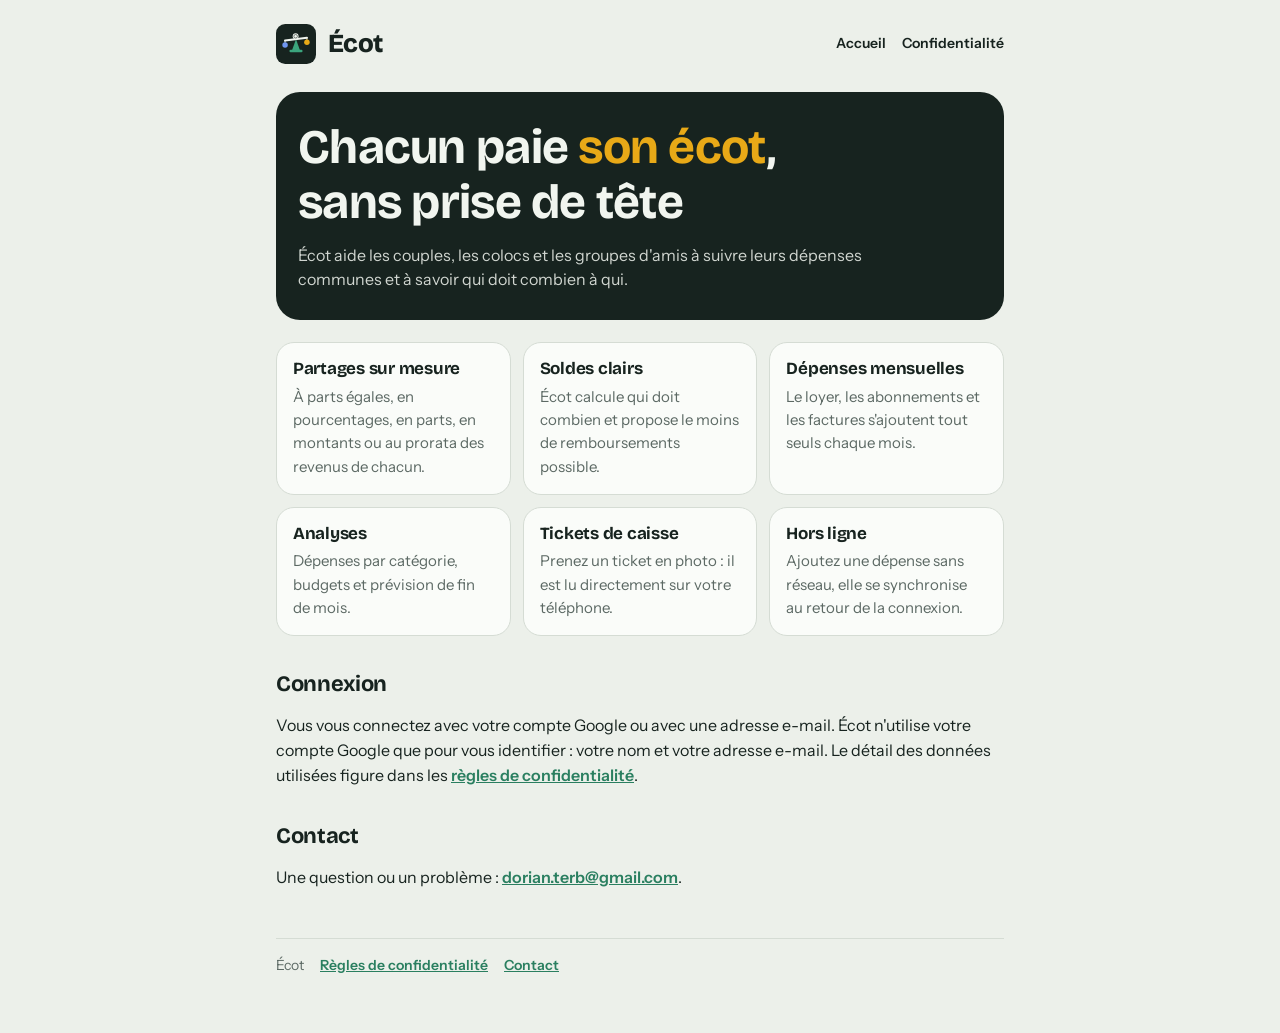
<file: index.html>
<!doctype html>
<html lang="fr">
<head><meta charset="utf-8"><meta name="viewport" content="width=device-width, initial-scale=1"><link rel="icon" href="favicon.svg"><link rel="preconnect" href="https://fonts.googleapis.com"><link rel="preconnect" href="https://fonts.gstatic.com" crossorigin><link href="https://fonts.googleapis.com/css2?family=Bricolage+Grotesque:opsz,wght@12..96,700;12..96,800&family=Instrument+Sans:wght@400;600&display=swap" rel="stylesheet"><link rel="stylesheet" href="style.css">
<title>Écot · dépenses partagées</title>
<meta name="description" content="Écot : l'application pour partager les dépenses à plusieurs, à parts égales, en pourcentages ou au prorata des revenus.">
</head>
<body><div class="wrap">
<header class="top"><a href="./"><svg width="40" height="40" viewBox="0 0 100 100" aria-hidden="true"><rect width="100" height="100" rx="23" fill="#17231F"/><g transform="translate(50 50) scale(0.86) translate(-50 -55)"><path d="M50 41L38.5 73H61.5Z" fill="#3BA57D"/><rect x="31" y="72" width="38" height="7" rx="3.5" fill="#3BA57D"/><path d="M18.24 44.9V50.4M81.76 37.1V42.6" stroke="#F1F5EF" stroke-width="2.4" stroke-linecap="round"/><circle cx="18.24" cy="57.9" r="8" fill="#6F95EE"/><circle cx="81.76" cy="50.1" r="8" fill="#E8A917"/><path d="M18.24 44.9L81.76 37.1" stroke="#F1F5EF" stroke-width="6" stroke-linecap="round"/><circle cx="48.96" cy="32.56" r="8.5" fill="#F1F5EF"/><circle cx="48.96" cy="32.56" r="5.2" fill="none" stroke="#17231F" stroke-width="1.6"/></g></svg><span class="brand">Écot</span></a><nav><a href="./">Accueil</a><a href="confidentialite.html">Confidentialité</a></nav></header>
<main>
<section class="hero">
<h1>Chacun paie <b>son écot</b>, sans prise de tête</h1>
<p>Écot aide les couples, les colocs et les groupes d'amis à suivre leurs dépenses communes et à savoir qui doit combien à qui.</p>
</section>
<div class="grid">
<div class="card"><h3>Partages sur mesure</h3><p>À parts égales, en pourcentages, en parts, en montants ou au prorata des revenus de chacun.</p></div>
<div class="card"><h3>Soldes clairs</h3><p>Écot calcule qui doit combien et propose le moins de remboursements possible.</p></div>
<div class="card"><h3>Dépenses mensuelles</h3><p>Le loyer, les abonnements et les factures s'ajoutent tout seuls chaque mois.</p></div>
<div class="card"><h3>Analyses</h3><p>Dépenses par catégorie, budgets et prévision de fin de mois.</p></div>
<div class="card"><h3>Tickets de caisse</h3><p>Prenez un ticket en photo : il est lu directement sur votre téléphone.</p></div>
<div class="card"><h3>Hors ligne</h3><p>Ajoutez une dépense sans réseau, elle se synchronise au retour de la connexion.</p></div>
</div>
<h2>Connexion</h2>
<p>Vous vous connectez avec votre compte Google ou avec une adresse e-mail. Écot n'utilise votre compte Google que pour vous identifier : votre nom et votre adresse e-mail. Le détail des données utilisées figure dans les <a href="confidentialite.html">règles de confidentialité</a>.</p>
<h2>Contact</h2>
<p>Une question ou un problème : <a href="mailto:dorian.terb@gmail.com">dorian.terb@gmail.com</a>.</p>
</main>
<footer><span>Écot</span><a href="confidentialite.html">Règles de confidentialité</a><a href="mailto:dorian.terb@gmail.com">Contact</a></footer>
</div></body></html>
</file>
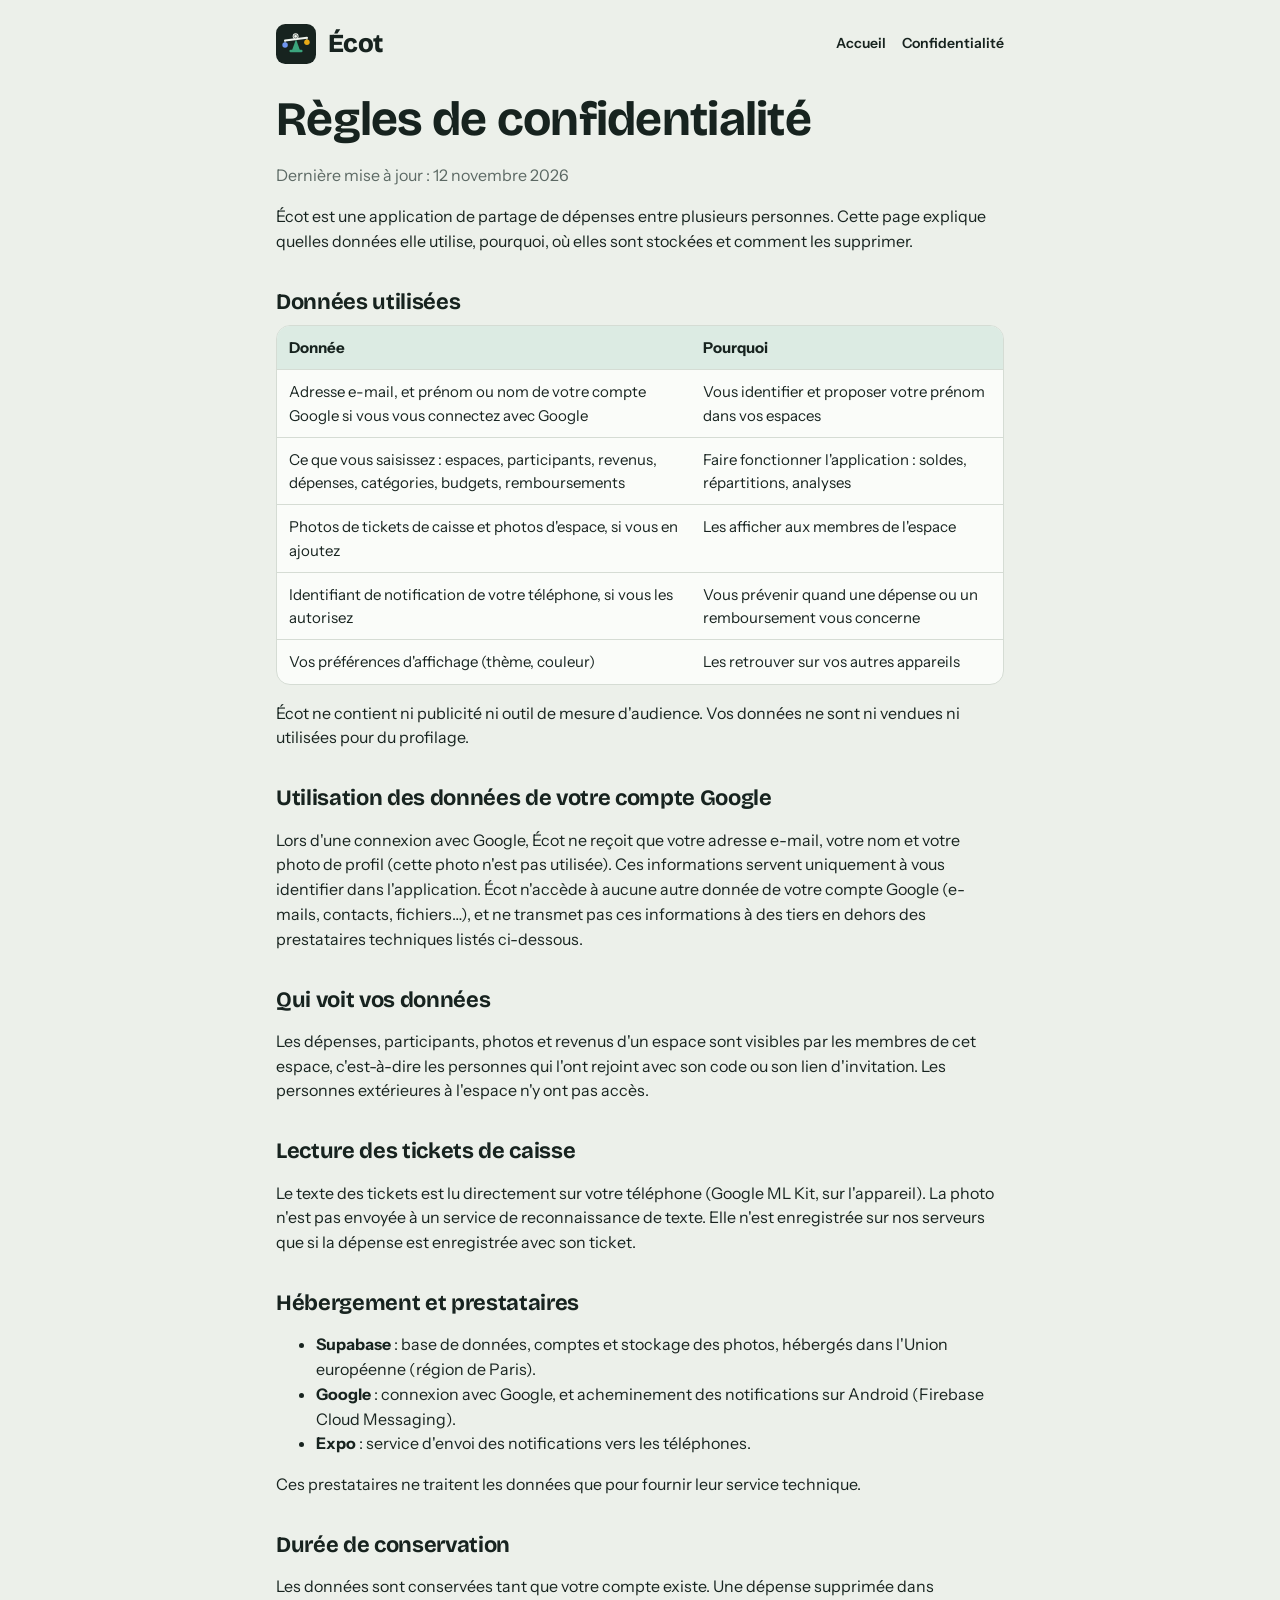
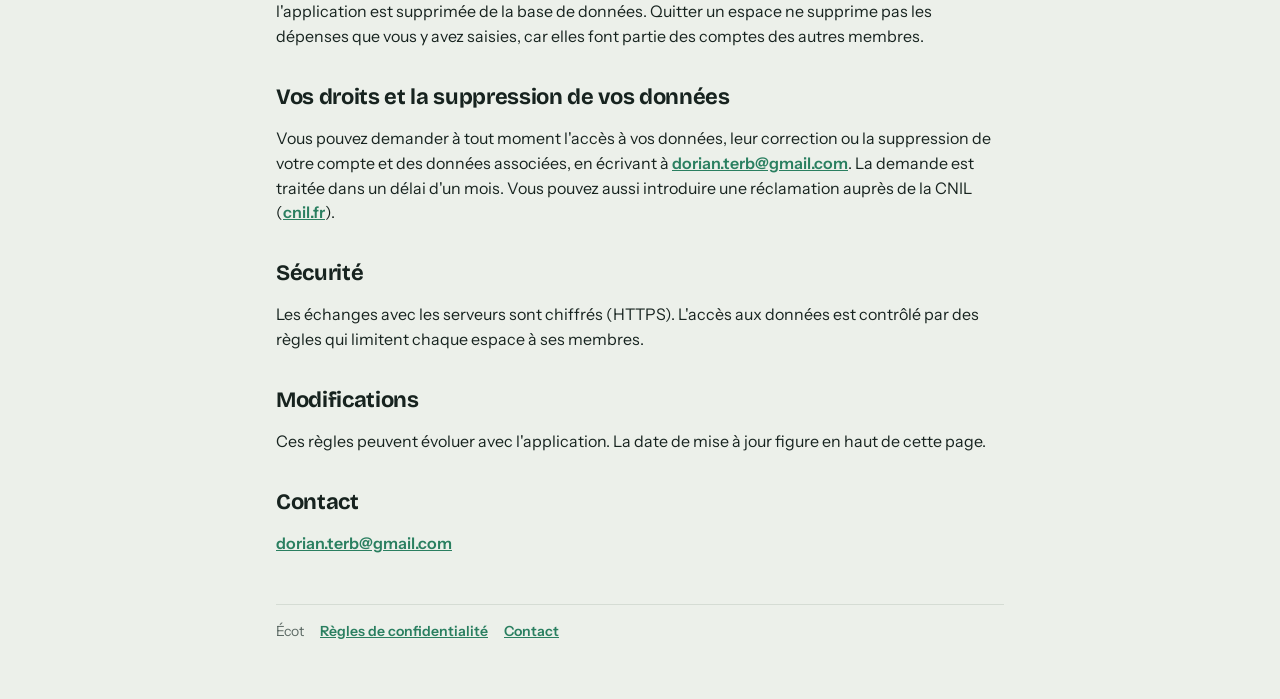
<file: confidentialite.html>
<!doctype html>
<html lang="fr">
<head><meta charset="utf-8"><meta name="viewport" content="width=device-width, initial-scale=1"><link rel="icon" href="favicon.svg"><link rel="preconnect" href="https://fonts.googleapis.com"><link rel="preconnect" href="https://fonts.gstatic.com" crossorigin><link href="https://fonts.googleapis.com/css2?family=Bricolage+Grotesque:opsz,wght@12..96,700;12..96,800&family=Instrument+Sans:wght@400;600&display=swap" rel="stylesheet"><link rel="stylesheet" href="style.css">
<title>Confidentialité · Écot</title>
<meta name="description" content="Règles de confidentialité de l'application Écot.">
</head>
<body><div class="wrap">
<header class="top"><a href="./"><svg width="40" height="40" viewBox="0 0 100 100" aria-hidden="true"><rect width="100" height="100" rx="23" fill="#17231F"/><g transform="translate(50 50) scale(0.86) translate(-50 -55)"><path d="M50 41L38.5 73H61.5Z" fill="#3BA57D"/><rect x="31" y="72" width="38" height="7" rx="3.5" fill="#3BA57D"/><path d="M18.24 44.9V50.4M81.76 37.1V42.6" stroke="#F1F5EF" stroke-width="2.4" stroke-linecap="round"/><circle cx="18.24" cy="57.9" r="8" fill="#6F95EE"/><circle cx="81.76" cy="50.1" r="8" fill="#E8A917"/><path d="M18.24 44.9L81.76 37.1" stroke="#F1F5EF" stroke-width="6" stroke-linecap="round"/><circle cx="48.96" cy="32.56" r="8.5" fill="#F1F5EF"/><circle cx="48.96" cy="32.56" r="5.2" fill="none" stroke="#17231F" stroke-width="1.6"/></g></svg><span class="brand">Écot</span></a><nav><a href="./">Accueil</a><a href="confidentialite.html">Confidentialité</a></nav></header>
<main>
<h1>Règles de confidentialité</h1>
<p class="muted">Dernière mise à jour : 12 novembre 2026</p>
<p>Écot est une application de partage de dépenses entre plusieurs personnes. Cette page explique quelles données elle utilise, pourquoi, où elles sont stockées et comment les supprimer.</p>

<h2>Données utilisées</h2>
<table>
<thead><tr><th>Donnée</th><th>Pourquoi</th></tr></thead>
<tbody>
<tr><td>Adresse e-mail, et prénom ou nom de votre compte Google si vous vous connectez avec Google</td><td>Vous identifier et proposer votre prénom dans vos espaces</td></tr>
<tr><td>Ce que vous saisissez : espaces, participants, revenus, dépenses, catégories, budgets, remboursements</td><td>Faire fonctionner l'application : soldes, répartitions, analyses</td></tr>
<tr><td>Photos de tickets de caisse et photos d'espace, si vous en ajoutez</td><td>Les afficher aux membres de l'espace</td></tr>
<tr><td>Identifiant de notification de votre téléphone, si vous les autorisez</td><td>Vous prévenir quand une dépense ou un remboursement vous concerne</td></tr>
<tr><td>Vos préférences d'affichage (thème, couleur)</td><td>Les retrouver sur vos autres appareils</td></tr>
</tbody>
</table>
<p>Écot ne contient ni publicité ni outil de mesure d'audience. Vos données ne sont ni vendues ni utilisées pour du profilage.</p>

<h2>Utilisation des données de votre compte Google</h2>
<p>Lors d'une connexion avec Google, Écot ne reçoit que votre adresse e-mail, votre nom et votre photo de profil (cette photo n'est pas utilisée). Ces informations servent uniquement à vous identifier dans l'application. Écot n'accède à aucune autre donnée de votre compte Google (e-mails, contacts, fichiers…), et ne transmet pas ces informations à des tiers en dehors des prestataires techniques listés ci-dessous.</p>

<h2>Qui voit vos données</h2>
<p>Les dépenses, participants, photos et revenus d'un espace sont visibles par les membres de cet espace, c'est-à-dire les personnes qui l'ont rejoint avec son code ou son lien d'invitation. Les personnes extérieures à l'espace n'y ont pas accès.</p>

<h2>Lecture des tickets de caisse</h2>
<p>Le texte des tickets est lu directement sur votre téléphone (Google ML Kit, sur l'appareil). La photo n'est pas envoyée à un service de reconnaissance de texte. Elle n'est enregistrée sur nos serveurs que si la dépense est enregistrée avec son ticket.</p>

<h2>Hébergement et prestataires</h2>
<ul>
<li><strong>Supabase</strong> : base de données, comptes et stockage des photos, hébergés dans l'Union européenne (région de Paris).</li>
<li><strong>Google</strong> : connexion avec Google, et acheminement des notifications sur Android (Firebase Cloud Messaging).</li>
<li><strong>Expo</strong> : service d'envoi des notifications vers les téléphones.</li>
</ul>
<p>Ces prestataires ne traitent les données que pour fournir leur service technique.</p>

<h2>Durée de conservation</h2>
<p>Les données sont conservées tant que votre compte existe. Une dépense supprimée dans l'application est supprimée de la base de données. Quitter un espace ne supprime pas les dépenses que vous y avez saisies, car elles font partie des comptes des autres membres.</p>

<h2>Vos droits et la suppression de vos données</h2>
<p>Vous pouvez demander à tout moment l'accès à vos données, leur correction ou la suppression de votre compte et des données associées, en écrivant à <a href="mailto:dorian.terb@gmail.com">dorian.terb@gmail.com</a>. La demande est traitée dans un délai d'un mois. Vous pouvez aussi introduire une réclamation auprès de la CNIL (<a href="https://www.cnil.fr">cnil.fr</a>).</p>

<h2>Sécurité</h2>
<p>Les échanges avec les serveurs sont chiffrés (HTTPS). L'accès aux données est contrôlé par des règles qui limitent chaque espace à ses membres.</p>

<h2>Modifications</h2>
<p>Ces règles peuvent évoluer avec l'application. La date de mise à jour figure en haut de cette page.</p>

<h2>Contact</h2>
<p><a href="mailto:dorian.terb@gmail.com">dorian.terb@gmail.com</a></p>
</main>
<footer><span>Écot</span><a href="confidentialite.html">Règles de confidentialité</a><a href="mailto:dorian.terb@gmail.com">Contact</a></footer>
</div></body></html>
</file>
<file: style.css>
:root{--bg:#ECF0EA;--surface:#FAFCF9;--ink:#17231F;--muted:#5C6964;--line:#D5DCD4;--mix:#2A7F60;--mix-soft:#DCEBE3;--hero:#17231F;--hero-ink:#F1F5EF;--accent:#E8A917;--a:#2B59C3}
@media (prefers-color-scheme:dark){:root{--bg:#0F1513;--surface:#18201D;--ink:#E8EEEA;--muted:#95A49D;--line:#2A3531;--mix:#5DC19A;--mix-soft:#1D3229;--hero:#22302A;--hero-ink:#EDF3EF;--accent:#F0C24E;--a:#8EADF6}}
*{box-sizing:border-box}
html{-webkit-text-size-adjust:100%}
body{margin:0;background:var(--bg);color:var(--ink);font-family:"Instrument Sans",system-ui,-apple-system,"Segoe UI",sans-serif;font-size:16px;line-height:1.55}
a{color:var(--mix);font-weight:600}
.wrap{max-width:760px;margin:0 auto;padding:24px 16px 56px}
header.top{display:flex;align-items:center;gap:12px;margin-bottom:28px}
header.top a{text-decoration:none;color:var(--ink);display:flex;align-items:center;gap:12px}
.brand{font-family:"Bricolage Grotesque",system-ui,sans-serif;font-weight:800;font-size:26px;letter-spacing:-.02em}
nav{margin-left:auto;display:flex;gap:16px;font-size:14px}
h1,h2,h3{font-family:"Bricolage Grotesque",system-ui,sans-serif;letter-spacing:-.015em;line-height:1.15;text-wrap:balance}
h1{font-size:clamp(32px,7vw,48px);margin:0 0 12px}
h2{font-size:22px;margin:36px 0 10px}
h3{font-size:17px;margin:20px 0 6px}
.hero{background:var(--hero);color:var(--hero-ink);border-radius:24px;padding:28px 22px}
.hero p{color:var(--hero-ink);opacity:.85;margin:0;max-width:56ch}
.hero h1 b{color:var(--accent)}
.grid{display:grid;grid-template-columns:repeat(auto-fit,minmax(210px,1fr));gap:12px;margin-top:22px}
.card{background:var(--surface);border:1px solid var(--line);border-radius:18px;padding:16px}
.card h3{margin-top:0}
.card p{margin:0;color:var(--muted);font-size:15px}
.muted{color:var(--muted)}
table{width:100%;border-collapse:collapse;font-size:15px;background:var(--surface);border:1px solid var(--line);border-radius:14px;overflow:hidden;display:block;overflow-x:auto}
th,td{text-align:left;padding:10px 12px;border-top:1px solid var(--line);vertical-align:top}
thead th{border-top:0;background:var(--mix-soft)}
footer{margin-top:48px;padding-top:16px;border-top:1px solid var(--line);font-size:14px;color:var(--muted);display:flex;gap:16px;flex-wrap:wrap}
</file>
